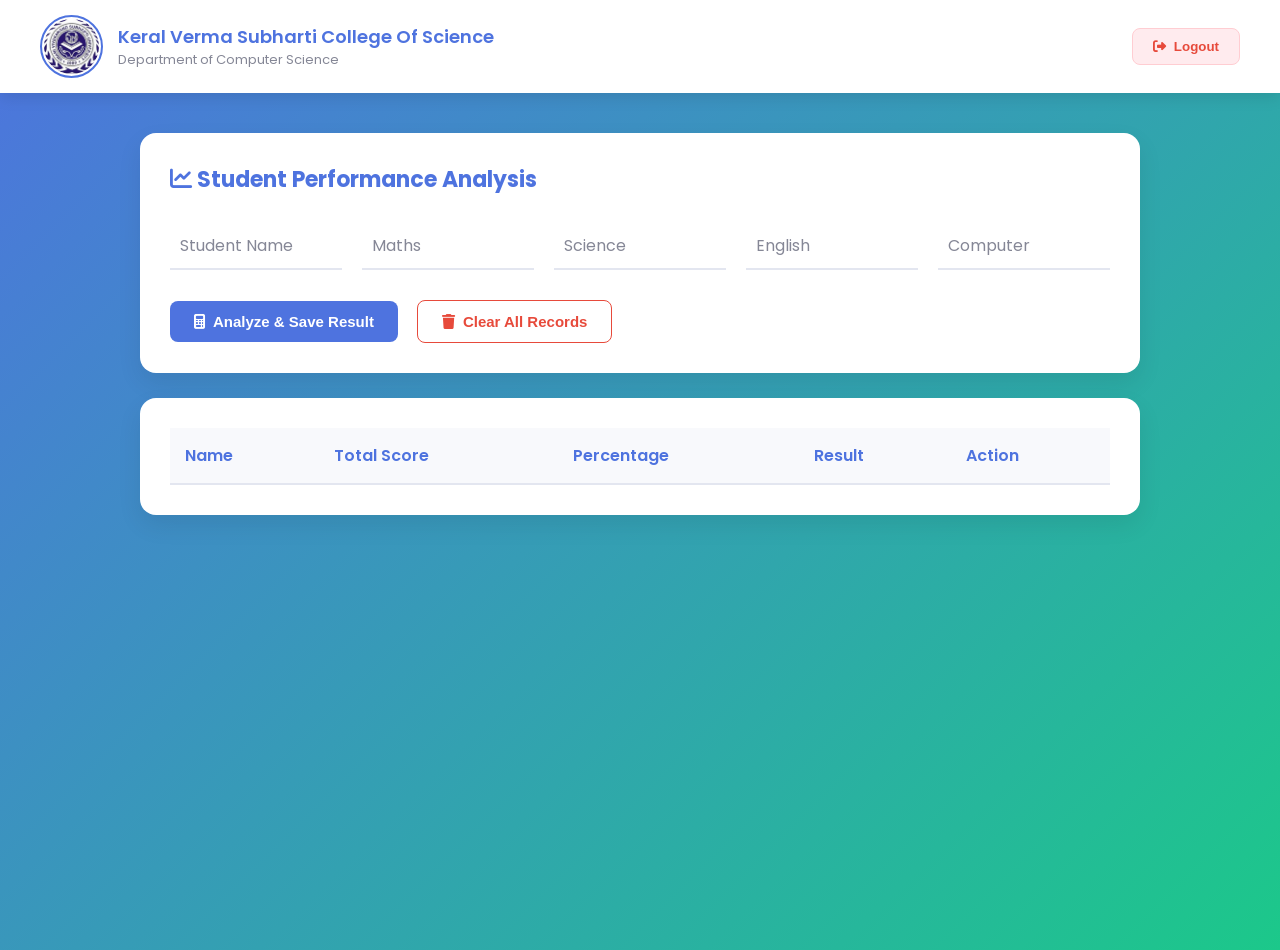
<file: index.html>
<!DOCTYPE html>
<html lang="en">
<head>
    <meta charset="UTF-8">
    <meta name="viewport" content="width=device-width, initial-scale=1.0">
    <title>Teacher Dashboard | Performance Portal</title>
    <link href="https://cdnjs.cloudflare.com/ajax/libs/font-awesome/6.5.0/css/all.min.css" rel="stylesheet">
    <link href="https://fonts.googleapis.com/css2?family=Poppins:wght@300;400;500;600&display=swap" rel="stylesheet">
    
    <style>
        /* Base Styles */
        body {
            margin: 0;
            font-family: 'Poppins', sans-serif;
            color: #333;
        }

        /* Background - Static, beautiful gradient, zero lag */
        .dashboard-bg {
            background: linear-gradient(135deg, #4e73df 0%, #1cc88a 100%);
            min-height: 100vh;
            padding-bottom: 50px;
        }

        /* Top Navigation Bar */
        .top-bar {
            display: flex;
            justify-content: space-between;
            align-items: center;
            padding: 15px 40px;
            background: #ffffff;
            box-shadow: 0 4px 15px rgba(0, 0, 0, 0.1);
            position: sticky;
            top: 0;
            z-index: 100;
        }

        .top-left {
            display: flex;
            align-items: center;
            gap: 15px;
        }

        .top-logo {
            width: 55px;
            border-radius: 50%;
            border: 2px solid #4e73df;
            padding: 2px;
        }

        .top-left h2 { margin: 0; font-size: 18px; color: #4e73df; font-weight: 600; }
        .top-left p { margin: 0; font-size: 13px; color: #858796; }

        /* Logout Button */
        .logout-modern {
            background: #ffebee;
            color: #e74a3b;
            border: 1px solid #ffcdd2;
            padding: 10px 20px;
            border-radius: 8px;
            font-weight: 600;
            cursor: pointer;
            transition: 0.3s ease;
            display: flex;
            align-items: center;
            gap: 8px;
        }

        .logout-modern:hover {
            background: #e74a3b;
            color: #ffffff;
        }

        /* Dashboard Wrapper & Cards */
        .dashboard-wrapper {
            width: 90%;
            max-width: 1000px;
            margin: 40px auto;
            display: flex;
            flex-direction: column;
            gap: 25px;
        }

        .card {
            background: #ffffff;
            padding: 30px;
            border-radius: 16px;
            box-shadow: 0 10px 25px rgba(0, 0, 0, 0.08); /* Soft, elegant shadow */
        }

        .card h2 {
            margin-top: 0;
            font-size: 22px;
            color: #4e73df;
            margin-bottom: 25px;
        }

        /* Form Grid */
        .modern-grid {
            display: grid;
            grid-template-columns: repeat(auto-fit, minmax(160px, 1fr));
            gap: 20px;
            margin-bottom: 30px;
        }

        /* Perfected Floating Inputs */
        .floating-input {
            position: relative;
        }

        .floating-input input {
            width: 100%;
            padding: 12px 10px;
            border: none;
            border-bottom: 2px solid #e3e6f0;
            outline: none;
            font-family: 'Poppins', sans-serif;
            font-size: 15px;
            background: transparent;
            transition: border-color 0.3s ease;
            box-sizing: border-box;
        }

        .floating-input label {
            position: absolute;
            left: 10px;
            top: 12px;
            color: #858796;
            transition: 0.3s ease;
            pointer-events: none;
        }

        .floating-input input:focus, 
        .floating-input input:not(:placeholder-shown) {
            border-bottom: 2px solid #4e73df;
        }

        .floating-input input:focus + label, 
        .floating-input input:not(:placeholder-shown) + label {
            top: -14px;
            font-size: 12px;
            color: #4e73df;
            font-weight: 600;
        }

        /* Action Buttons */
        .primary-btn, .danger-btn {
            padding: 12px 24px;
            border: none;
            border-radius: 8px;
            font-size: 15px;
            font-weight: 600;
            cursor: pointer;
            transition: 0.3s ease;
            display: inline-flex;
            align-items: center;
            gap: 8px;
        }

        .primary-btn {
            background: #4e73df;
            color: white;
            margin-right: 15px;
        }

        .primary-btn:hover {
            background: #2e59d9;
            transform: translateY(-2px);
            box-shadow: 0 5px 15px rgba(78, 115, 223, 0.3);
        }

        .danger-btn {
            background: #ffffff;
            color: #e74a3b;
            border: 1px solid #e74a3b;
        }

        .danger-btn:hover {
            background: #e74a3b;
            color: white;
            transform: translateY(-2px);
        }

        /* Table Design */
        .table-card-modern {
            overflow-x: auto;
        }

        table {
            width: 100%;
            border-collapse: collapse;
        }

        th {
            background: #f8f9fc;
            color: #4e73df;
            padding: 15px;
            text-align: left;
            font-weight: 600;
            border-bottom: 2px solid #e3e6f0;
        }

        td {
            padding: 15px;
            border-bottom: 1px solid #e3e6f0;
            color: #5a5c69;
            vertical-align: middle;
        }

        tr:hover td {
            background: #f8f9fc;
        }

        .delete-btn {
            background: #fee2e2;
            color: #e74a3b;
            border: none;
            padding: 8px 12px;
            border-radius: 6px;
            cursor: pointer;
            transition: 0.2s;
        }

        .delete-btn:hover {
            background: #e74a3b;
            color: white;
        }
    </style>
</head>

<body class="dashboard-bg">

<!-- HEADER -->
<div class="top-bar">
    <div class="top-left">
        <img src="images.jpg" class="top-logo" alt="Logo">
        <div>
            <h2>Keral Verma Subharti College Of Science</h2>
            <p>Department of Computer Science</p>
        </div>
    </div>

    <button class="logout-modern" onclick="logout()">
        <i class="fa fa-sign-out-alt"></i> Logout
    </button>
</div>

<!-- MAIN SECTION -->
<div class="dashboard-wrapper">

    <div class="card form-card">
        <h2><i class="fa fa-chart-line"></i> Student Performance Analysis</h2>

        <div class="modern-grid">
            <div class="floating-input">
                <input id="name" type="text" placeholder=" " required autocomplete="off">
                <label>Student Name</label>
            </div>

            <div class="floating-input">
                <input id="maths" type="number" placeholder=" " required>
                <label>Maths</label>
            </div>

            <div class="floating-input">
                <input id="science" type="number" placeholder=" " required>
                <label>Science</label>
            </div>

            <div class="floating-input">
                <input id="english" type="number" placeholder=" " required>
                <label>English</label>
            </div>

            <div class="floating-input">
                <input id="computer" type="number" placeholder=" " required>
                <label>Computer</label>
            </div>
        </div>

        <button class="primary-btn" onclick="analyze()">
            <i class="fa fa-calculator"></i> Analyze & Save Result
        </button>

        <button class="danger-btn" onclick="clearAll()">
            <i class="fa fa-trash"></i> Clear All Records
        </button>
    </div>

    <!-- TABLE -->
    <div class="card table-card-modern">
        <table>
            <thead>
                <tr>
                    <th>Name</th>
                    <th>Total Score</th>
                    <th>Percentage</th>
                    <th>Result</th>
                    <th>Action</th>
                </tr>
            </thead>
            <tbody id="result">
                <!-- Rows will be injected here by JavaScript -->
            </tbody>
        </table>
    </div>

</div>

<!-- INTEGRATED JAVASCRIPT -->
<script>
    // 1. Check if Teacher is logged in
    window.onload = function() {
        if (!localStorage.getItem("currentTeacher")) {
            // Optional: Redirect to login if not logged in
            // window.location.href = "teacher-login.html";
        }
        displayData();
    };

    // Load existing students from local storage
    let students = JSON.parse(localStorage.getItem("students")) || [];

    function analyze() {
        // Get values from inputs
        let name = document.getElementById("name").value.trim();
        let maths = parseInt(document.getElementById("maths").value);
        let science = parseInt(document.getElementById("science").value);
        let english = parseInt(document.getElementById("english").value);
        let computer = parseInt(document.getElementById("computer").value);

        // Validate inputs
        if (!name || isNaN(maths) || isNaN(science) || isNaN(english) || isNaN(computer)) {
            alert("Please enter the student's name and valid numbers for all subjects.");
            return;
        }

        // Calculate Total and Percentage
        let totalMarks = maths + science + english + computer;
        let percentage = (totalMarks / 400) * 100;

        // Determine Pass or Fail (33% passing criteria)
        let resultStatus = percentage >= 33 ? "Pass" : "Fail";

        // Create student object
        let studentData = {
            name: name,
            maths: maths,
            science: science,
            english: english,
            computer: computer,
            total: totalMarks,
            percentage: percentage.toFixed(2),
            result: resultStatus
        };

        // Check if student already exists. Update if yes, add if no.
        let existingIndex = students.findIndex(s => s.name.toLowerCase() === name.toLowerCase());
        if (existingIndex >= 0) {
            students[existingIndex] = studentData;
        } else {
            students.push(studentData);
        }

        // Save and refresh
        localStorage.setItem("students", JSON.stringify(students));
        displayData();

        // Clear input fields
        document.getElementById("name").value = "";
        document.getElementById("maths").value = "";
        document.getElementById("science").value = "";
        document.getElementById("english").value = "";
        document.getElementById("computer").value = "";
    }

    function displayData() {
        let tableBody = document.getElementById("result");
        tableBody.innerHTML = ""; 

        students.forEach((student, index) => {
            // Color code the result
            let statusColor = student.result === "Pass" ? "#1cc88a" : "#e74a3b";
            let statusIcon = student.result === "Pass" ? "fa-check-circle" : "fa-times-circle";
            
            let row = `
                <tr>
                    <td style="font-weight: 600; color: #4e73df;">${student.name}</td>
                    <td><strong style="color: #333;">${student.total}</strong> / 400</td>
                    <td>${student.percentage}%</td>
                    <td style="color: ${statusColor}; font-weight: bold;">
                        <i class="fa ${statusIcon}"></i> ${student.result}
                    </td>
                    <td>
                        <button class="delete-btn" onclick="deleteRow(${index})" title="Delete Student">
                            <i class="fa fa-trash"></i>
                        </button>
                    </td>
                </tr>
            `;
            tableBody.innerHTML += row;
        });
    }

    function deleteRow(index) {
        if(confirm("Are you sure you want to delete this student's record?")) {
            students.splice(index, 1);
            localStorage.setItem("students", JSON.stringify(students));
            displayData();
        }
    }

    function clearAll() {
        if(confirm("DANGER: Are you sure you want to clear ALL student records? This cannot be undone.")) {
            localStorage.removeItem("students");
            students = [];
            displayData();
        }
    }

    function logout() {
        localStorage.removeItem("currentTeacher");
        window.location.href = "teacher-login.html";
    }
</script>

</body>
</html>
</file>
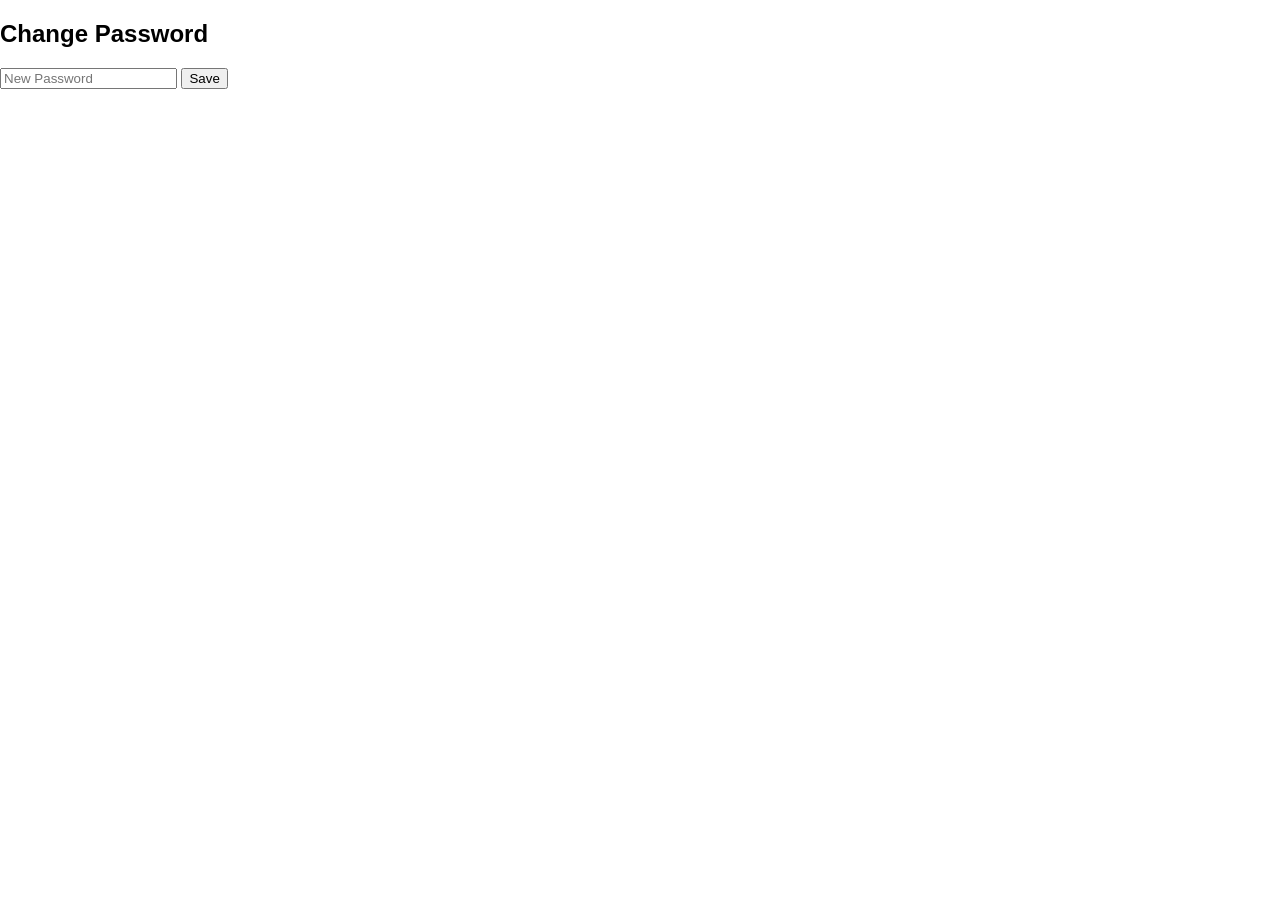
<file: change-password.html>
<!DOCTYPE html>
<html>
<head>
<title>Change Password</title>
<link rel="stylesheet" href="style.css">
</head>
<body>

<div class="login-box">
<h2>Change Password</h2>
<input id="newp" type="password" placeholder="New Password">
<button onclick="save()">Save</button>
</div>

<script>
function save(){
localStorage.setItem("teacherPass",newp.value);
alert("Password Changed");
window.location="login.html";
}
</script>

</body>
</html>
</file>
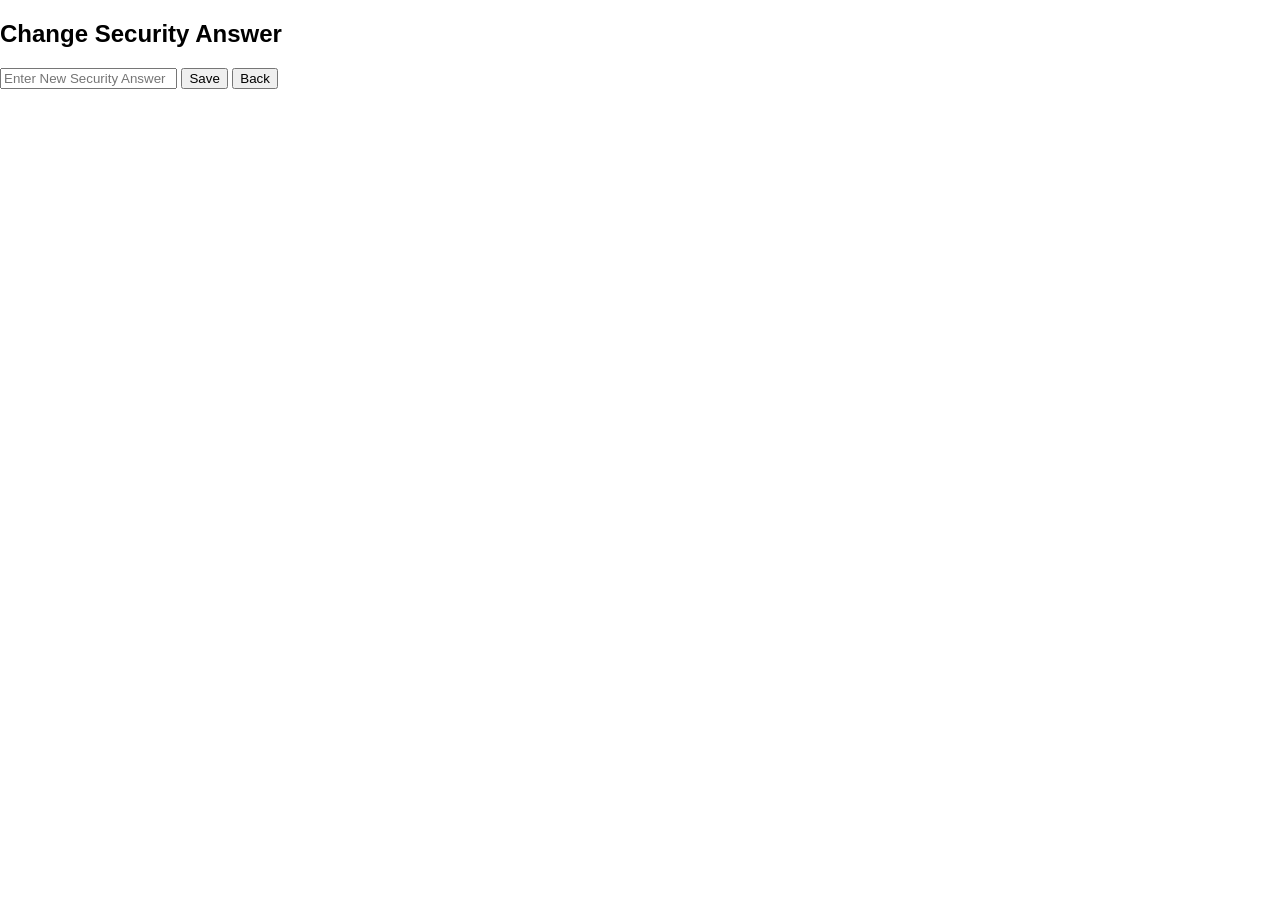
<file: change-security.html>
<!DOCTYPE html>
<html>
<head>
    <title>Change Security Answer</title>
    <link rel="stylesheet" href="style.css">
</head>
<body>

<div class="login-box">
    <h2>Change Security Answer</h2>

    <input type="text" id="newAns" placeholder="Enter New Security Answer">
    <button onclick="saveAns()">Save</button>
    <button onclick="back()">Back</button>
</div>

<script>
function saveAns(){
    if(newAns.value===""){
        alert("Enter Security Answer");
        return;
    }
    localStorage.setItem("securityAnswer", newAns.value);
    alert("Security Answer Saved");
    window.location="login.html";
}
function back(){
    window.location="login.html";
}
</script>

</body>
</html>
</file>
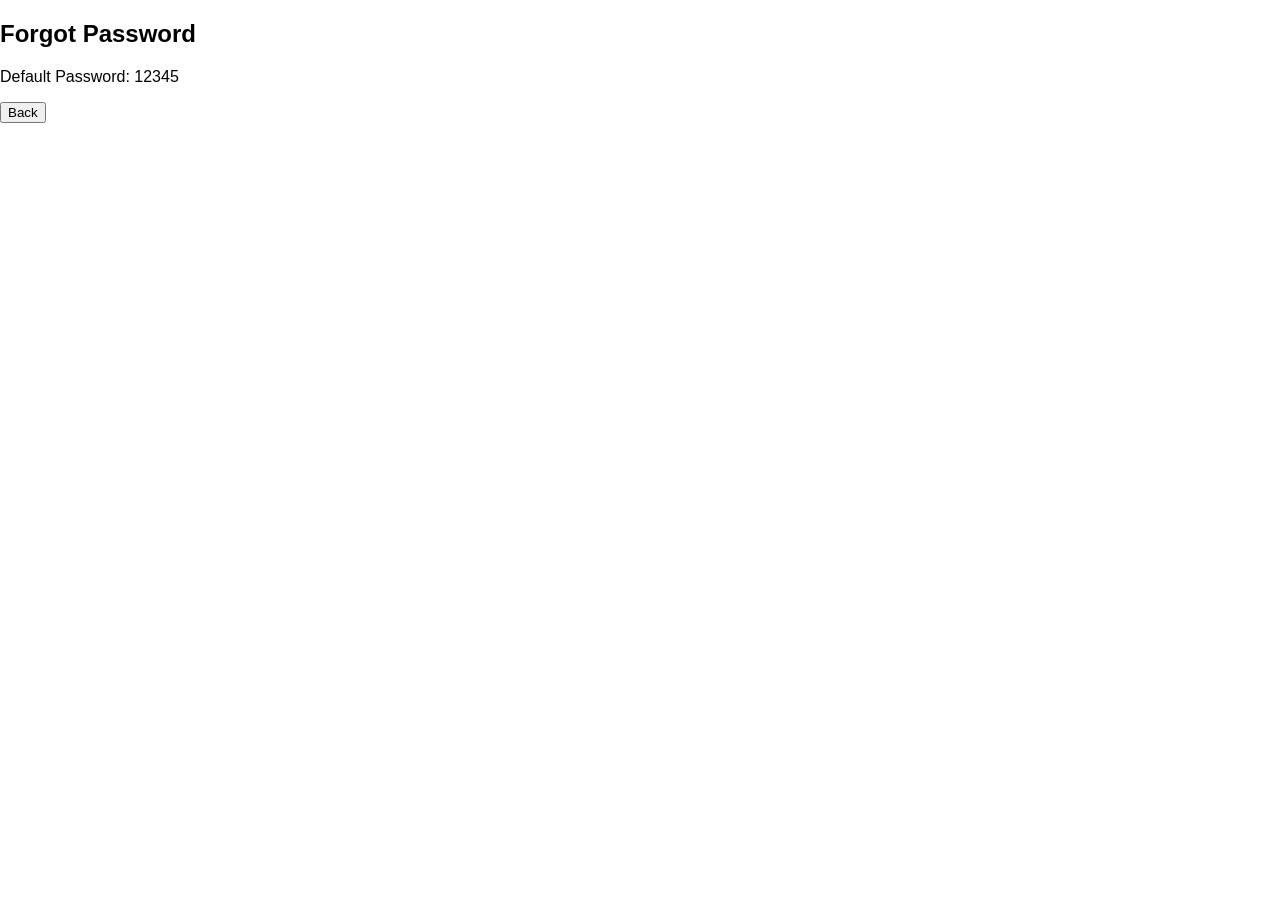
<file: forget-password.html>
<!DOCTYPE html>
<html>
<head>
<title>Forgot Password</title>
<link rel="stylesheet" href="style.css">
</head>
<body>

<div class="login-box">
<h2>Forgot Password</h2>
<p>Default Password: 12345</p>
<button onclick="back()">Back</button>
</div>

<script>
function back(){ window.location="login.html"; }
</script>

</body>
</html>
</file>
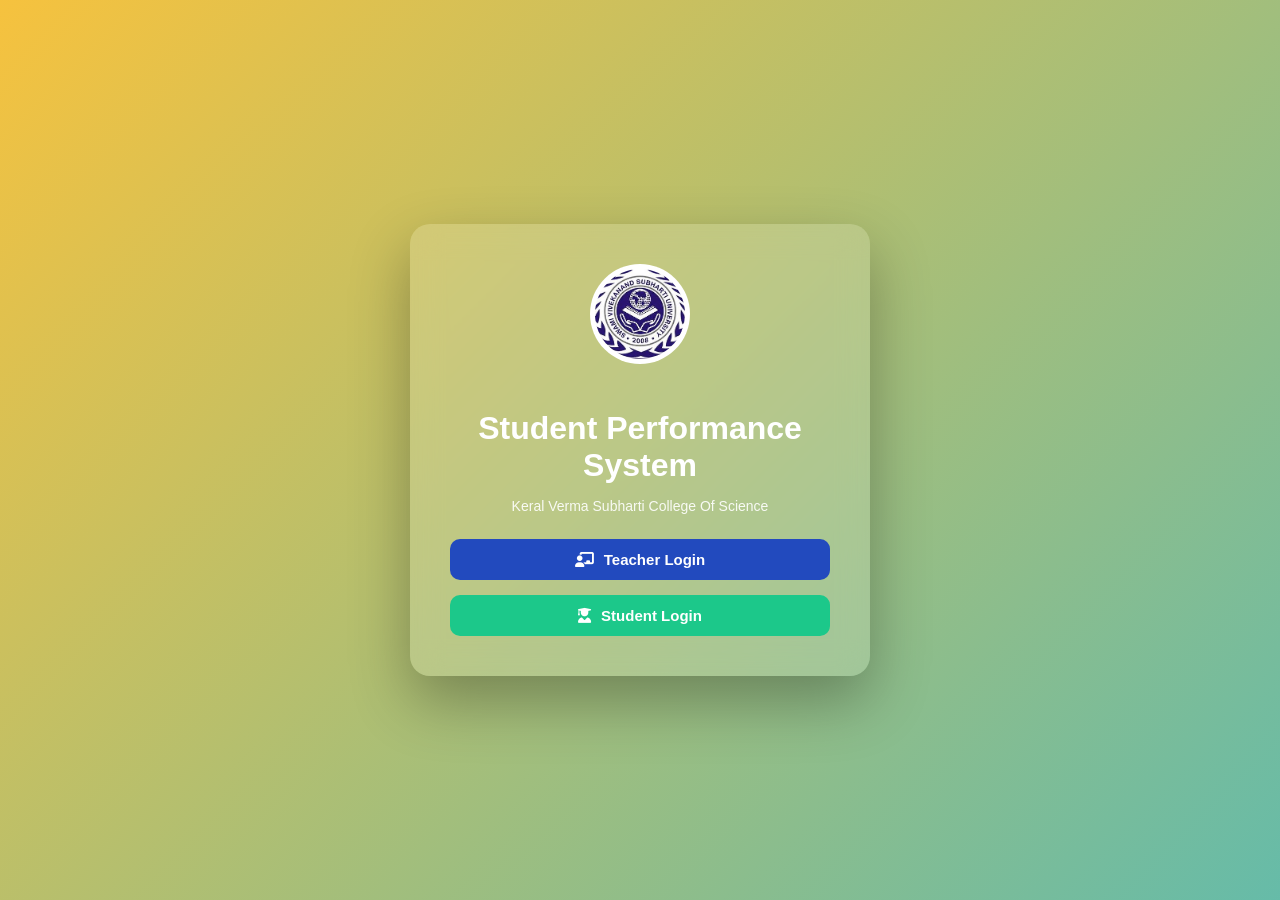
<file: login.html>
<!DOCTYPE html>
<html lang="en">
<head>
    <meta charset="UTF-8">
    <meta name="viewport" content="width=device-width, initial-scale=1.0">
    <title>Student Performance System</title>
    <link rel="stylesheet" href="style.css">
    <!-- Font Awesome for Icons -->
    <link href="https://cdnjs.cloudflare.com/ajax/libs/font-awesome/6.5.0/css/all.min.css" rel="stylesheet">
</head>

<body class="landing-bg">

    <div class="landing-container">
        <div class="landing-card">
            <!-- Ensure this path is correct relative to your HTML file -->
            <img src="images.jpg" alt="College Logo" class="landing-logo">

            <h1>Student Performance System</h1>
            <p>Keral Verma Subharti College Of Science</p>

            <div class="login-options">
                <!-- Teacher Button -->
                <button class="role-btn teacher-btn" onclick="location.href='teacher-login.html'">
                    <i class="fas fa-chalkboard-teacher"></i> Teacher Login
                </button>

                <!-- Student Button (Fixed the syntax error here) -->
                <button class="role-btn student-btn" onclick="location.href='student-login.html'">
                    <i class="fas fa-user-graduate"></i> Student Login
                </button>
            </div>
        </div>
    </div>

</body>
</html>
</file>
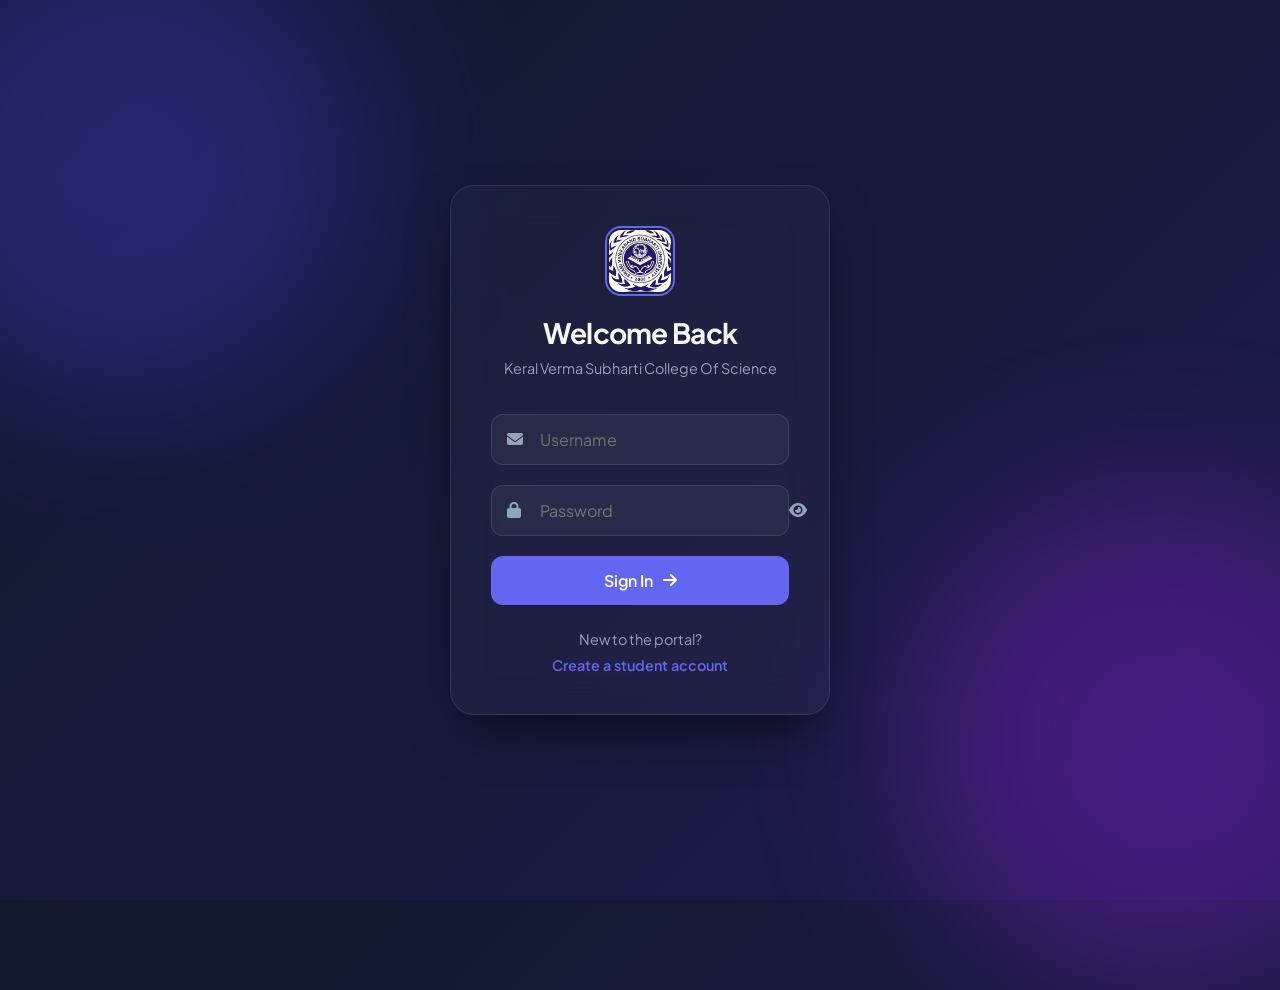
<file: student-dashboard.html>
<!DOCTYPE html>
<html lang="en">
<head>
    <meta charset="UTF-8">
    <meta name="viewport" content="width=device-width, initial-scale=1.0">
    <title>Student Dashboard | Performance Portal</title>
    <link rel="stylesheet" href="style.css">
    <link href="https://cdnjs.cloudflare.com/ajax/libs/font-awesome/6.5.0/css/all.min.css" rel="stylesheet">
    <link href="https://fonts.googleapis.com/css2?family=Plus+Jakarta+Sans:wght@400;500;600;700&display=swap" rel="stylesheet">
    
    <style>
        /* Modern Pro Dashboard Styles - Zero Lag */
        body {
            background-color: #F3F4F6;
            font-family: 'Plus Jakarta Sans', sans-serif;
            margin: 0;
            color: #1F2937;
            /* FIX: Overrides the hidden overflow from your style.css */
            overflow-y: auto !important; 
            overflow-x: hidden;
            min-height: 100vh;
        }

        .top-nav {
            background: #ffffff;
            border-bottom: 1px solid #E5E7EB;
            padding: 15px 40px;
            display: flex;
            justify-content: space-between;
            align-items: center;
            box-shadow: 0 2px 4px rgba(0,0,0,0.02);
            position: sticky;
            top: 0;
            z-index: 100;
        }

        .nav-brand {
            display: flex;
            align-items: center;
            gap: 15px;
        }

        .nav-brand img {
            width: 45px;
            height: 45px;
            border-radius: 10px;
            object-fit: cover;
        }

        .nav-brand h2 { margin: 0; font-size: 18px; color: #111827; }
        .nav-brand p { margin: 0; font-size: 13px; color: #6B7280; }

        .btn-danger {
            background: #FEE2E2;
            color: #EF4444;
            border: none;
            padding: 10px 18px;
            border-radius: 8px;
            font-weight: 600;
            cursor: pointer;
            transition: 0.2s;
        }

        .btn-danger:hover { background: #FECACA; color: #DC2626; }

        .dashboard-container {
            max-width: 1200px;
            margin: 40px auto;
            padding: 0 20px;
            display: grid;
            grid-template-columns: 2.5fr 1fr; /* Split layout */
            gap: 25px;
            padding-bottom: 60px; /* Added padding to the bottom so nothing gets cut off */
        }

        .welcome-header {
            grid-column: 1 / -1;
            display: flex;
            justify-content: space-between;
            align-items: flex-end;
            margin-bottom: 10px;
        }

        .welcome-header h1 { margin: 0; font-size: 28px; color: #111827; }
        .welcome-header p { margin: 5px 0 0 0; color: #6B7280; font-size: 15px; }

        .btn-print {
            background: #4F46E5;
            color: white;
            border: none;
            padding: 10px 20px;
            border-radius: 8px;
            font-weight: 600;
            cursor: pointer;
            display: flex;
            align-items: center;
            gap: 8px;
            transition: 0.2s;
        }

        .btn-print:hover { background: #4338CA; }

        /* Stats Grid */
        .score-grid {
            display: grid;
            grid-template-columns: repeat(4, 1fr);
            gap: 15px;
            margin-bottom: 25px;
        }

        .stat-card {
            background: #ffffff;
            padding: 20px;
            border-radius: 16px;
            border: 1px solid #E5E7EB;
            box-shadow: 0 4px 6px -1px rgba(0,0,0,0.05);
            display: flex;
            flex-direction: column;
            gap: 8px;
        }

        .stat-card .icon-wrapper {
            width: 40px;
            height: 40px;
            border-radius: 10px;
            display: flex;
            align-items: center;
            justify-content: center;
            font-size: 18px;
            margin-bottom: 5px;
        }

        .icon-blue { background: #E0E7FF; color: #4F46E5; }
        .icon-green { background: #DCFCE7; color: #10B981; }
        .icon-purple { background: #FAE8FF; color: #C026D3; }
        .icon-orange { background: #FFEDD5; color: #F97316; }

        .stat-card h4 { margin: 0; color: #6B7280; font-size: 13px; text-transform: uppercase; letter-spacing: 0.5px;}
        .stat-card .value { margin: 0; font-size: 24px; font-weight: 700; color: #111827; }

        /* Panels */
        .panel {
            background: #ffffff;
            border-radius: 16px;
            border: 1px solid #E5E7EB;
            box-shadow: 0 4px 6px -1px rgba(0,0,0,0.05);
            overflow: hidden;
        }

        .panel-header {
            padding: 20px;
            border-bottom: 1px solid #E5E7EB;
            font-weight: 600;
            font-size: 16px;
            display: flex;
            align-items: center;
            gap: 10px;
            background: #F9FAFB;
        }

        /* Table & Progress Bars */
        table { width: 100%; border-collapse: collapse; }
        th { text-align: left; padding: 15px 20px; color: #6B7280; font-size: 13px; text-transform: uppercase; background: #ffffff; border-bottom: 2px solid #E5E7EB;}
        td { padding: 15px 20px; border-bottom: 1px solid #E5E7EB; font-weight: 500; }
        tr:last-child td { border-bottom: none; }

        .progress-track {
            width: 100%;
            height: 8px;
            background: #E5E7EB;
            border-radius: 4px;
            overflow: hidden;
            margin-top: 8px;
        }

        .progress-fill {
            height: 100%;
            border-radius: 4px;
            transition: width 1s ease-in-out;
        }

        /* Notice Board */
        .notice-list {
            padding: 20px;
            display: flex;
            flex-direction: column;
            gap: 15px;
        }

        .notice-item {
            padding: 15px;
            border-radius: 10px;
            background: #F8FAFC;
            border-left: 4px solid #4F46E5;
        }

        .notice-item h5 { margin: 0 0 5px 0; font-size: 14px; color: #111827; }
        .notice-item p { margin: 0; font-size: 13px; color: #6B7280; }
        .notice-item span { display: block; margin-top: 8px; font-size: 11px; color: #9CA3AF; }

        /* Empty State */
        .empty-state {
            grid-column: 1 / -1;
            text-align: center;
            padding: 80px 20px;
            background: white;
            border-radius: 16px;
            border: 1px solid #E5E7EB;
        }
        .empty-state i { font-size: 50px; color: #D1D5DB; margin-bottom: 15px; }
        .empty-state h3 { margin: 0 0 10px 0; color: #111827; }
        .empty-state p { margin: 0; color: #6B7280; }

        /* Print Media Query */
        @media print {
            body { background: white; }
            .top-nav, .btn-print, .notice-panel { display: none !important; }
            .dashboard-container { grid-template-columns: 1fr; margin: 0; padding: 0; }
            .panel { box-shadow: none; border: 1px solid #000; }
        }

        /* Responsive */
        @media (max-width: 900px) {
            .dashboard-container { grid-template-columns: 1fr; }
            .score-grid { grid-template-columns: repeat(2, 1fr); }
            .welcome-header { flex-direction: column; align-items: flex-start; gap: 15px; }
        }
    </style>
</head>
<body>

    <!-- TOP NAV -->
    <nav class="top-nav">
        <div class="nav-brand">
            <img src="images.jpg" alt="Logo">
            <div>
                <h2>Student Portal</h2>
                <p>Keral Verma Subharti College Of Science</p>
            </div>
        </div>
        <button class="btn-danger" onclick="logout()">
            <i class="fa fa-sign-out-alt"></i> Sign Out
        </button>
    </nav>

    <!-- MAIN CONTAINER -->
    <div class="dashboard-container">

        <div class="welcome-header">
            <div>
                <h1 id="welcome-message">Welcome back, Student!</h1>
                <p>Here is your detailed academic performance report.</p>
            </div>
            <!-- Download Button -->
            <button class="btn-print" id="print-btn" style="display: none;" onclick="window.print()">
                <i class="fa fa-print"></i> Print Report
            </button>
        </div>

        <!-- PANEL FOR NO RESULTS -->
        <div id="no-data-container" class="empty-state">
            <i class="fa fa-folder-open"></i>
            <h3>No Results Found</h3>
            <p>Your faculty has not uploaded any performance data for your account yet.</p>
        </div>

        <!-- MAIN DATA AREA (Hidden by default until data is found) -->
        <div id="result-container" style="display: none; display: contents;">
            
            <div class="main-content">
                <!-- QUICK STATS -->
                <div class="score-grid">
                    <div class="stat-card">
                        <div class="icon-wrapper icon-blue"><i class="fa fa-bullseye"></i></div>
                        <h4>Total Marks</h4>
                        <p class="value" id="disp-total">0/400</p>
                    </div>
                    <div class="stat-card">
                        <div class="icon-wrapper icon-purple"><i class="fa fa-percent"></i></div>
                        <h4>Percentage</h4>
                        <p class="value" id="disp-percent">0%</p>
                    </div>
                    <div class="stat-card">
                        <div class="icon-wrapper icon-orange"><i class="fa fa-award"></i></div>
                        <h4>Letter Grade</h4>
                        <p class="value" id="disp-grade">-</p>
                    </div>
                    <div class="stat-card">
                        <div class="icon-wrapper icon-green" id="status-icon"><i class="fa fa-check-circle"></i></div>
                        <h4>Status</h4>
                        <p class="value" id="disp-status" style="color: #10B981;">Pass</p>
                    </div>
                </div>

                <!-- SUBJECT BREAKDOWN -->
                <div class="panel">
                    <div class="panel-header">
                        <i class="fa fa-book-open" style="color: #4F46E5;"></i> Subject Analysis
                    </div>
                    <table>
                        <thead>
                            <tr>
                                <th>Subject</th>
                                <th>Marks Obtained</th>
                                <th>Performance Indicator</th>
                            </tr>
                        </thead>
                        <tbody>
                            <tr>
                                <td><i class="fa fa-calculator text-muted"></i> Mathematics</td>
                                <td><strong id="disp-maths">0</strong> / 100</td>
                                <td>
                                    <div class="progress-track">
                                        <div class="progress-fill" id="bar-maths" style="background: #3B82F6; width: 0%;"></div>
                                    </div>
                                </td>
                            </tr>
                            <tr>
                                <td><i class="fa fa-flask text-muted"></i> Science</td>
                                <td><strong id="disp-science">0</strong> / 100</td>
                                <td>
                                    <div class="progress-track">
                                        <div class="progress-fill" id="bar-science" style="background: #10B981; width: 0%;"></div>
                                    </div>
                                </td>
                            </tr>
                            <tr>
                                <td><i class="fa fa-spell-check text-muted"></i> English</td>
                                <td><strong id="disp-english">0</strong> / 100</td>
                                <td>
                                    <div class="progress-track">
                                        <div class="progress-fill" id="bar-english" style="background: #F59E0B; width: 0%;"></div>
                                    </div>
                                </td>
                            </tr>
                            <tr>
                                <td><i class="fa fa-laptop-code text-muted"></i> Computer Science</td>
                                <td><strong id="disp-computer">0</strong> / 100</td>
                                <td>
                                    <div class="progress-track">
                                        <div class="progress-fill" id="bar-computer" style="background: #8B5CF6; width: 0%;"></div>
                                    </div>
                                </td>
                            </tr>
                        </tbody>
                    </table>
                </div>
            </div>

            <!-- SIDEBAR / NOTICES -->
            <div class="notice-panel">
                <div class="panel">
                    <div class="panel-header">
                        <i class="fa fa-bell" style="color: #F59E0B;"></i> Academic Notices
                    </div>
                    <div class="notice-list">
                        <div class="notice-item">
                            <h5>Report Cards Published</h5>
                            <p>Final semester results have been updated. Please verify your marks.</p>
                            <span>Today</span>
                        </div>
                        <div class="notice-item" style="border-left-color: #10B981;">
                            <h5>Upcoming Holidays</h5>
                            <p>The college will remain closed next Monday for public holidays.</p>
                            <span>2 days ago</span>
                        </div>
                    </div>
                </div>
            </div>

        </div> <!-- End of Result Container -->

    </div>

    <script>
        // 1. Security check - redirect if not logged in
        const currentStudent = localStorage.getItem("currentStudent");
        if (!currentStudent) {
            window.location.href = "student-login.html";
        }

        // 2. Personalize the welcome message
        document.getElementById("welcome-message").innerText = `Welcome back, ${currentStudent}!`;

        // 3. Fetch data from Teacher's database key
        const allRecords = JSON.parse(localStorage.getItem("students")) || [];
        const studentData = allRecords.find(r => r.name.toLowerCase() === currentStudent.toLowerCase());

        const resultContainer = document.getElementById("result-container");
        const noDataContainer = document.getElementById("no-data-container");
        const printBtn = document.getElementById("print-btn");

        if (studentData) {
            // Show the UI
            resultContainer.style.display = "contents"; // keeps grid layout intact
            noDataContainer.style.display = "none";
            printBtn.style.display = "flex";

            // Parse subject marks
            const m = parseInt(studentData.maths) || 0;
            const s = parseInt(studentData.science) || 0;
            const e = parseInt(studentData.english) || 0;
            const c = parseInt(studentData.computer) || 0;

            // Update Text Values
            document.getElementById("disp-maths").innerText = m;
            document.getElementById("disp-science").innerText = s;
            document.getElementById("disp-english").innerText = e;
            document.getElementById("disp-computer").innerText = c;

            // Animate Progress Bars (Width percentage equals the mark out of 100)
            setTimeout(() => {
                document.getElementById("bar-maths").style.width = m + "%";
                document.getElementById("bar-science").style.width = s + "%";
                document.getElementById("bar-english").style.width = e + "%";
                document.getElementById("bar-computer").style.width = c + "%";
            }, 300); // Small delay to allow CSS transition to trigger

            // Calculate Totals
            const total = m + s + e + c;
            const percentage = (total / 400) * 100;
            
            // Calculate Letter Grade
            let grade = "F";
            if(percentage >= 90) grade = "A+";
            else if(percentage >= 80) grade = "A";
            else if(percentage >= 70) grade = "B";
            else if(percentage >= 60) grade = "C";
            else if(percentage >= 50) grade = "D";

            const status = percentage >= 33 ? "Pass" : "Fail";

            // Update Stat Cards
            document.getElementById("disp-total").innerText = `${total} / 400`;
            document.getElementById("disp-percent").innerText = `${percentage.toFixed(1)}%`;
            document.getElementById("disp-grade").innerText = grade;
            
            const statusEl = document.getElementById("disp-status");
            const statusIconEl = document.getElementById("status-icon");

            statusEl.innerText = status;
            
            // Color code the Pass/Fail status
            if (status === "Pass") {
                statusEl.style.color = "#10B981"; // Green
                statusIconEl.className = "icon-wrapper icon-green";
                statusIconEl.innerHTML = '<i class="fa fa-check-circle"></i>';
            } else {
                statusEl.style.color = "#EF4444"; // Red
                statusIconEl.className = "icon-wrapper icon-red";
                statusIconEl.style.background = "#FEE2E2";
                statusIconEl.style.color = "#EF4444";
                statusIconEl.innerHTML = '<i class="fa fa-times-circle"></i>';
            }

        } else {
            // No Data
            resultContainer.style.display = "none";
            noDataContainer.style.display = "block";
            printBtn.style.display = "none";
        }

        // 5. Logout Function
        function logout() {
            localStorage.removeItem("currentStudent");
            window.location.href = "student-login.html";
        }
    </script>

</body>
</html>
</file>
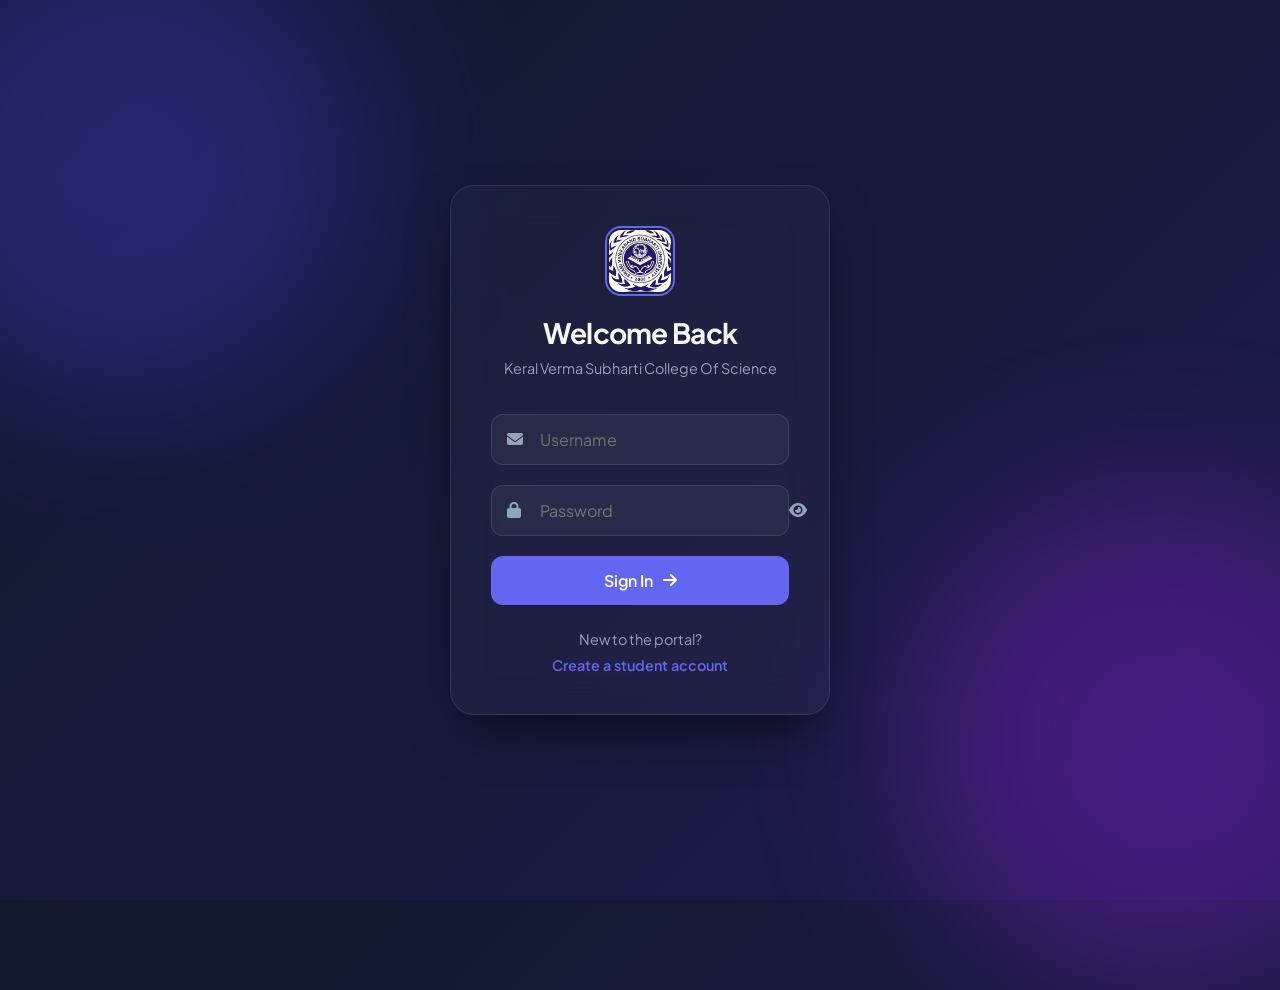
<file: student-login.html>
<!DOCTYPE html>
<html lang="en">
<head>
    <meta charset="UTF-8">
    <meta name="viewport" content="width=device-width, initial-scale=1.0">
    <title>Student Portal | Login</title>
    <link href="https://cdnjs.cloudflare.com/ajax/libs/font-awesome/6.5.0/css/all.min.css" rel="stylesheet">
    <link href="https://fonts.googleapis.com/css2?family=Plus+Jakarta+Sans:wght@300;400;600;700&display=swap" rel="stylesheet">
    
    <style>
        :root {
            --primary: #6366f1;
            --primary-hover: #4f46e5;
            --bg-gradient: linear-gradient(135deg, #0f172a 0%, #1e1b4b 100%);
            --glass: rgba(255, 255, 255, 0.03);
            --glass-border: rgba(255, 255, 255, 0.1);
            --text-main: #f8fafc;
            --text-dim: #94a3b8;
        }

        * {
            margin: 0;
            padding: 0;
            box-sizing: border-box;
            font-family: 'Plus Jakarta Sans', sans-serif;
        }

        body {
            background: var(--bg-gradient);
            min-height: 100vh;
            display: flex;
            align-items: center;
            justify-content: center;
            overflow: hidden;
            color: var(--text-main);
        }

        /* Animated Ambient Background */
        .orb {
            position: absolute;
            width: 500px;
            height: 500px;
            border-radius: 50%;
            filter: blur(80px);
            z-index: -1;
            opacity: 0.4;
            animation: move 20s infinite alternate;
        }

        .orb-1 { background: #4338ca; top: -10%; left: -10%; }
        .orb-2 { background: #7e22ce; bottom: -10%; right: -10%; animation-delay: -5s; }

        @keyframes move {
            from { transform: translate(0, 0); }
            to { transform: translate(100px, 50px); }
        }

        .login-container {
            width: 100%;
            max-width: 420px;
            padding: 20px;
        }

        .login-card {
            background: var(--glass);
            backdrop-filter: blur(20px);
            -webkit-backdrop-filter: blur(20px);
            border: 1px solid var(--glass-border);
            border-radius: 24px;
            padding: 40px;
            box-shadow: 0 25px 50px -12px rgba(0, 0, 0, 0.5);
            animation: fadeIn 0.8s cubic-bezier(0.16, 1, 0.3, 1);
        }

        @keyframes fadeIn {
            from { opacity: 0; transform: translateY(20px); }
            to { opacity: 1; transform: translateY(0); }
        }

        .login-header {
            text-align: center;
            margin-bottom: 35px;
        }

        .login-logo {
            width: 70px;
            height: 70px;
            border-radius: 16px;
            margin-bottom: 15px;
            object-fit: cover;
            border: 2px solid var(--primary);
            padding: 2px;
        }

        .login-header h2 {
            font-size: 1.75rem;
            font-weight: 700;
            letter-spacing: -0.025em;
            margin-bottom: 8px;
        }

        .login-header p {
            color: var(--text-dim);
            font-size: 0.9rem;
            line-height: 1.4;
        }

        .input-group {
            margin-bottom: 20px;
            position: relative;
        }

        .input-group i {
            position: absolute;
            left: 16px;
            top: 50%;
            transform: translateY(-50%);
            color: var(--text-dim);
            transition: 0.3s;
        }

        .input-group input {
            width: 100%;
            padding: 14px 16px 14px 48px;
            background: rgba(255, 255, 255, 0.05);
            border: 1px solid var(--glass-border);
            border-radius: 12px;
            color: white;
            font-size: 1rem;
            transition: all 0.3s;
        }

        .input-group input:focus {
            outline: none;
            border-color: var(--primary);
            background: rgba(255, 255, 255, 0.08);
            box-shadow: 0 0 0 4px rgba(99, 102, 241, 0.2);
        }

        .input-group input:focus + i {
            color: var(--primary);
        }

        .toggle-pass {
            position: absolute;
            right: 16px;
            top: 50%;
            transform: translateY(-50%);
            cursor: pointer;
            color: var(--text-dim);
        }

        .login-btn {
            width: 100%;
            padding: 14px;
            background: var(--primary);
            color: white;
            border: none;
            border-radius: 12px;
            font-size: 1rem;
            font-weight: 600;
            cursor: pointer;
            transition: all 0.3s;
            margin-top: 10px;
            display: flex;
            align-items: center;
            justify-content: center;
            gap: 10px;
        }

        .login-btn:hover {
            background: var(--primary-hover);
            transform: translateY(-2px);
            box-shadow: 0 10px 15px -3px rgba(99, 102, 241, 0.4);
        }

        .login-btn:active {
            transform: translateY(0);
        }

        .bottom-links {
            margin-top: 25px;
            text-align: center;
            font-size: 0.9rem;
        }

        .bottom-links p {
            color: var(--text-dim);
            margin-bottom: 8px;
        }

        .bottom-links a {
            color: var(--primary);
            text-decoration: none;
            font-weight: 600;
            transition: 0.3s;
        }

        .bottom-links a:hover {
            text-decoration: underline;
        }
    </style>
</head>

<body>

    <div class="orb orb-1"></div>
    <div class="orb orb-2"></div>

    <div class="login-container">
        <div class="login-card">
            <header class="login-header">
                <img src="images.jpg" class="login-logo" alt="Logo">
                <h2>Welcome Back</h2>
                <p>Keral Verma Subharti College Of Science</p>
            </header>

            <div class="input-group">
                <i class="fa fa-envelope"></i>
                <input type="text" id="username" placeholder="Username" autocomplete="off">
            </div>

            <div class="input-group">
                <i class="fa fa-lock"></i>
                <input type="password" id="password" placeholder="Password">
                <span class="toggle-pass" onclick="togglePassword()">
                    <i class="fa fa-eye" id="eye"></i>
                </span>
            </div>

            <button class="login-btn" onclick="login()">
                Sign In <i class="fa-solid fa-arrow-right"></i>
            </button>

            <div class="bottom-links">
                <p>New to the portal?</p>
                <a href="student-register.html">Create a student account</a>
            </div>
        </div>
    </div>

    <script>
        function togglePassword(){
            const pass = document.getElementById("password");
            const eye = document.getElementById("eye");
            const isPass = pass.type === "password";
            
            pass.type = isPass ? "text" : "password";
            eye.className = isPass ? "fa fa-eye-slash" : "fa fa-eye";
        }

        function login(){
            const userVal = document.getElementById("username").value.trim();
            const passVal = document.getElementById("password").value;

            if(!userVal || !passVal) {
                alert("Please fill in all fields.");
                return;
            }

            const studentAccounts = JSON.parse(localStorage.getItem("studentAccounts")) || [];
            
            // Fixed: Added .toLowerCase() to make the username check case-insensitive
            const found = studentAccounts.find(s => 
                s.username.toLowerCase() === userVal.toLowerCase() && 
                s.password === passVal
            );

            if(found){
                // Fixed: Saves the exact casing the user registered with
                localStorage.setItem("currentStudent", found.username);
                window.location.href = "student-dashboard.html";
            } else {
                alert("Invalid credentials. Please check your username and password.");
            }
        }
    </script>
</body>
</html>
</file>
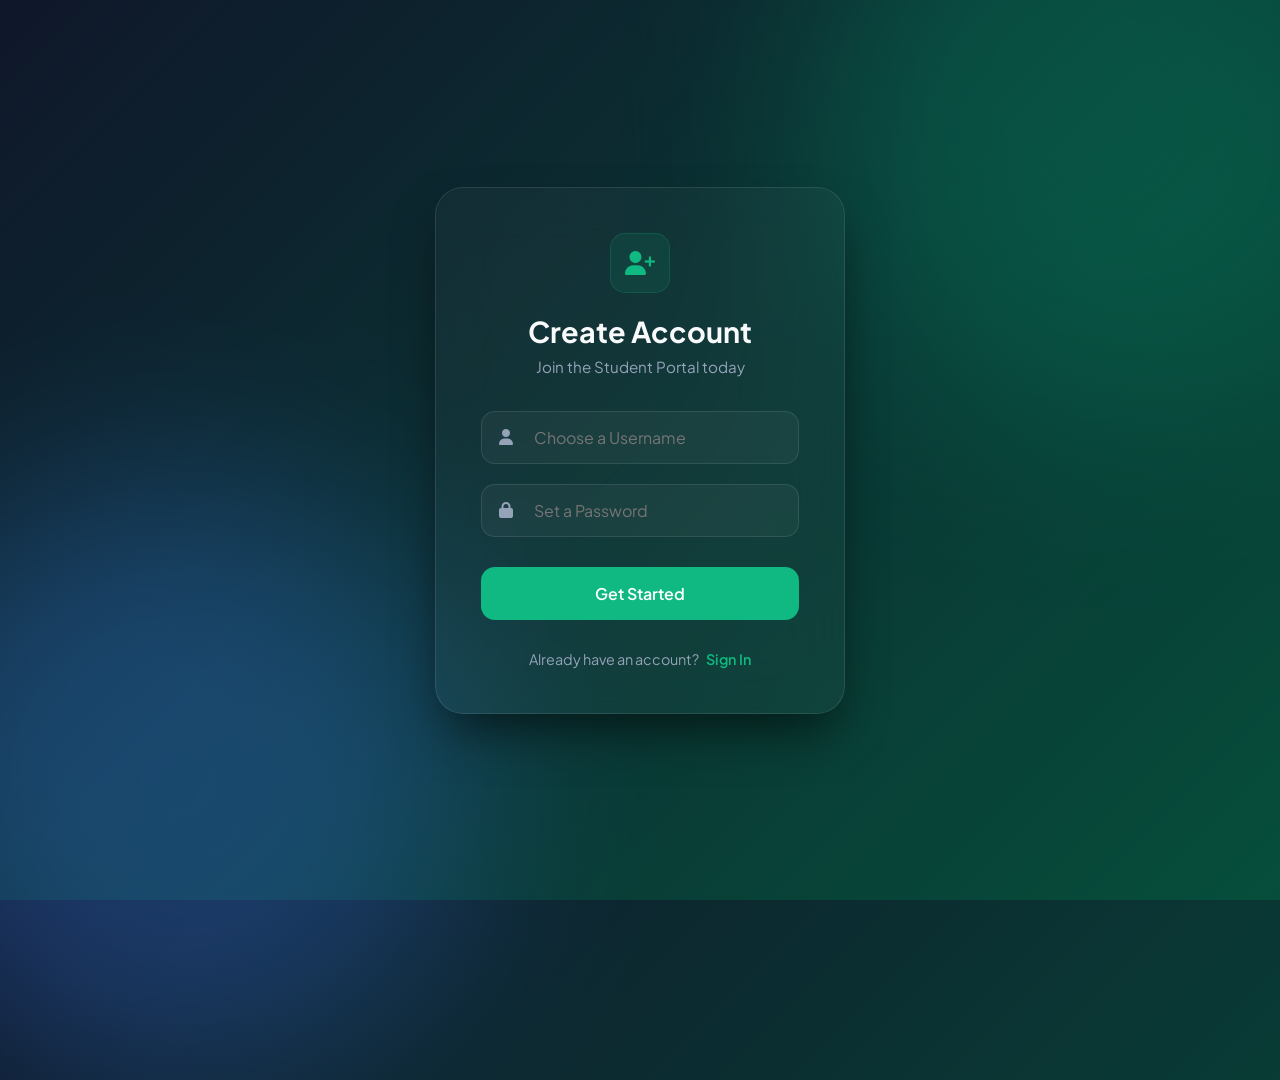
<file: student-register.html>
<!DOCTYPE html>
<html lang="en">
<head>
    <meta charset="UTF-8">
    <meta name="viewport" content="width=device-width, initial-scale=1.0">
    <title>Student Portal | Create Account</title>
    <link href="https://cdnjs.cloudflare.com/ajax/libs/font-awesome/6.5.0/css/all.min.css" rel="stylesheet">
    <link href="https://fonts.googleapis.com/css2?family=Plus+Jakarta+Sans:wght@300;400;600;700&display=swap" rel="stylesheet">
    
    <style>
        :root {
            --primary: #10b981;
            --primary-hover: #059669;
            --bg-gradient: linear-gradient(135deg, #0f172a 0%, #064e3b 100%);
            --glass: rgba(255, 255, 255, 0.03);
            --glass-border: rgba(255, 255, 255, 0.1);
            --text-main: #f8fafc;
            --text-dim: #94a3b8;
        }

        * {
            margin: 0;
            padding: 0;
            box-sizing: border-box;
            font-family: 'Plus Jakarta Sans', sans-serif;
        }

        body {
            background: var(--bg-gradient);
            min-height: 100vh;
            display: flex;
            align-items: center;
            justify-content: center;
            overflow: hidden;
            color: var(--text-main);
        }

        /* Animated Background Orbs */
        .orb {
            position: absolute;
            width: 600px;
            height: 600px;
            border-radius: 50%;
            filter: blur(100px);
            z-index: -1;
            opacity: 0.3;
            animation: drift 25s infinite alternate;
        }

        .orb-1 { background: #059669; top: -20%; right: -10%; }
        .orb-2 { background: #3b82f6; bottom: -20%; left: -10%; animation-delay: -7s; }

        @keyframes drift {
            from { transform: rotate(0deg) translate(50px) rotate(0deg); }
            to { transform: rotate(360deg) translate(-50px) rotate(-360deg); }
        }

        .register-container {
            width: 100%;
            max-width: 450px;
            padding: 20px;
            z-index: 1;
        }

        .register-card {
            background: var(--glass);
            backdrop-filter: blur(25px);
            -webkit-backdrop-filter: blur(25px);
            border: 1px solid var(--glass-border);
            border-radius: 28px;
            padding: 45px;
            box-shadow: 0 25px 50px -12px rgba(0, 0, 0, 0.6);
            animation: slideIn 0.7s cubic-bezier(0.22, 1, 0.36, 1);
        }

        @keyframes slideIn {
            from { opacity: 0; transform: scale(0.95); }
            to { opacity: 1; transform: scale(1); }
        }

        .header {
            text-align: center;
            margin-bottom: 35px;
        }

        .header .icon-box {
            width: 60px;
            height: 60px;
            background: rgba(16, 185, 129, 0.1);
            border-radius: 15px;
            display: flex;
            align-items: center;
            justify-content: center;
            margin: 0 auto 20px;
            color: var(--primary);
            font-size: 1.5rem;
            border: 1px solid rgba(16, 185, 129, 0.2);
        }

        .header h2 {
            font-size: 1.8rem;
            font-weight: 700;
            margin-bottom: 8px;
        }

        .header p {
            color: var(--text-dim);
            font-size: 0.95rem;
        }

        .input-group {
            margin-bottom: 20px;
            position: relative;
        }

        .input-group i {
            position: absolute;
            left: 18px;
            top: 50%;
            transform: translateY(-50%);
            color: var(--text-dim);
            transition: 0.3s;
        }

        .input-group input {
            width: 100%;
            padding: 15px 15px 15px 52px;
            background: rgba(255, 255, 255, 0.04);
            border: 1px solid var(--glass-border);
            border-radius: 14px;
            color: white;
            font-size: 1rem;
            transition: 0.3s;
        }

        .input-group input:focus {
            outline: none;
            border-color: var(--primary);
            background: rgba(255, 255, 255, 0.07);
            box-shadow: 0 0 0 4px rgba(16, 185, 129, 0.15);
        }

        .input-group input:focus + i {
            color: var(--primary);
        }

        .register-btn {
            width: 100%;
            padding: 16px;
            background: var(--primary);
            color: white;
            border: none;
            border-radius: 14px;
            font-size: 1rem;
            font-weight: 600;
            cursor: pointer;
            transition: all 0.3s ease;
            margin-top: 10px;
        }

        .register-btn:hover {
            background: var(--primary-hover);
            transform: translateY(-2px);
            box-shadow: 0 12px 20px -5px rgba(16, 185, 129, 0.4);
        }

        .footer-link {
            text-align: center;
            margin-top: 30px;
            font-size: 0.9rem;
            color: var(--text-dim);
        }

        .footer-link span {
            color: var(--primary);
            cursor: pointer;
            font-weight: 600;
            text-decoration: none;
            margin-left: 5px;
        }

        .footer-link span:hover {
            text-decoration: underline;
        }
    </style>
</head>
<body>

    <div class="orb orb-1"></div>
    <div class="orb orb-2"></div>

    <div class="register-container">
        <div class="register-card">
            <div class="header">
                <div class="icon-box">
                    <i class="fa fa-user-plus"></i>
                </div>
                <h2>Create Account</h2>
                <p>Join the Student Portal today</p>
            </div>

            <div class="input-group">
                <i class="fa fa-user"></i>
                <input type="text" id="username" placeholder="Choose a Username" autocomplete="off">
            </div>

            <div class="input-group">
                <i class="fa fa-lock"></i>
                <input type="password" id="password" placeholder="Set a Password">
            </div>

            <button class="register-btn" onclick="register()">
                Get Started
            </button>

            <div class="footer-link">
                Already have an account? 
                <span onclick="location.href='student-login.html'">Sign In</span>
            </div>
        </div>
    </div>

    <script>
        function register() {
            // Trim removes any accidental spaces at the end of the username
            let userVal = document.getElementById("username").value.trim();
            let passVal = document.getElementById("password").value;

            if (userVal === "" || passVal === "") {
                alert("Please fill in all fields.");
                return;
            }

            // Using 'studentAccounts' to perfectly match your login page
            let studentAccounts = JSON.parse(localStorage.getItem("studentAccounts")) || [];

            // Check if user already exists
            let exists = studentAccounts.find(s => s.username === userVal);
            
            if (exists) {
                alert("This username is already taken. Try another.");
                return;
            }

            // Save credentials
            studentAccounts.push({
                username: userVal,
                password: passVal
            });

            localStorage.setItem("studentAccounts", JSON.stringify(studentAccounts));

            alert("Account successfully created!");
            window.location.href = "student-login.html";
        }
    </script>
</body>
</html>
</file>
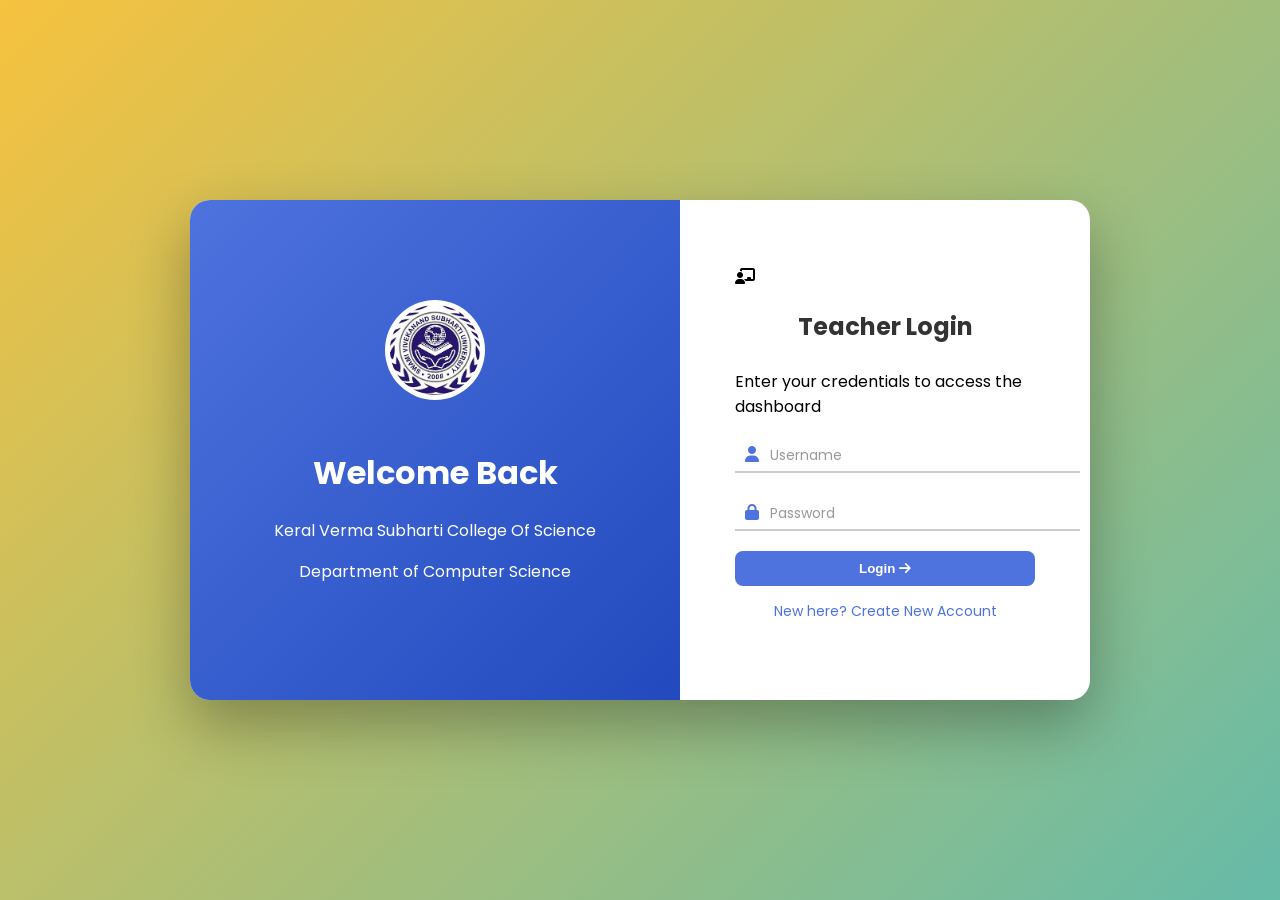
<file: teacher-login.html>
<!DOCTYPE html>
<html>
<head>
    <title>Teacher Login | Student Performance System</title>
    <link rel="stylesheet" href="style.css">
    <link href="https://cdnjs.cloudflare.com/ajax/libs/font-awesome/6.5.0/css/all.min.css" rel="stylesheet">
    <link href="https://fonts.googleapis.com/css2?family=Poppins:wght@300;400;600;700&display=swap" rel="stylesheet">
</head>

<body class="premium-bg">

<div class="premium-container animate-slide-up">

    <div class="premium-left">
        <div class="branding-content">
            <img src="images.jpg" class="premium-logo animate-pulse" alt="University Logo">
            <h1>Welcome Back</h1>
            <div class="divider"></div>
            <p class="college-name">Keral Verma Subharti College Of Science</p>
            <p class="dept-name">Department of Computer Science</p>
        </div>
    </div>

    <div class="premium-right">

        <div class="form-box">
            <div class="form-header">
                <i class="fa fa-chalkboard-teacher teacher-icon"></i>
                <h2>Teacher Login</h2>
                <p>Enter your credentials to access the dashboard</p>
            </div>

            <div class="floating-group">
                <i class="fa fa-user"></i>
                <input type="text" id="username" placeholder=" " required>
                <label>Username</label>
            </div>

            <div class="floating-group">
                <i class="fa fa-lock"></i>
                <input type="password" id="password" placeholder=" " required>
                <label>Password</label>
            </div>

            <button class="premium-btn" onclick="login()">
                <span>Login</span>
                <i class="fa fa-arrow-right"></i>
            </button>

            <div class="register-link">
                <p>New here? <span onclick="location.href='teacher-register.html'">Create New Account</span></p>
            </div>

        </div>

    </div>

</div>

<script>
function login(){
    let user = localStorage.getItem("teacherUser");
    let pass = localStorage.getItem("teacherPass");

    if(username.value === user && password.value === pass){
        localStorage.setItem("currentTeacher", username.value);
        // Add a small delay for a smoother transition
        document.querySelector('.premium-container').classList.add('fade-out');
        setTimeout(() => {
            window.location.href = "index.html";
        }, 500);
    } else {
        // Simple shake animation on error
        const box = document.querySelector('.form-box');
        box.classList.add('shake');
        setTimeout(() => box.classList.remove('shake'), 500);
        alert("Invalid Login Credentials");
    }
}
</script>

</body>
</html>
</file>
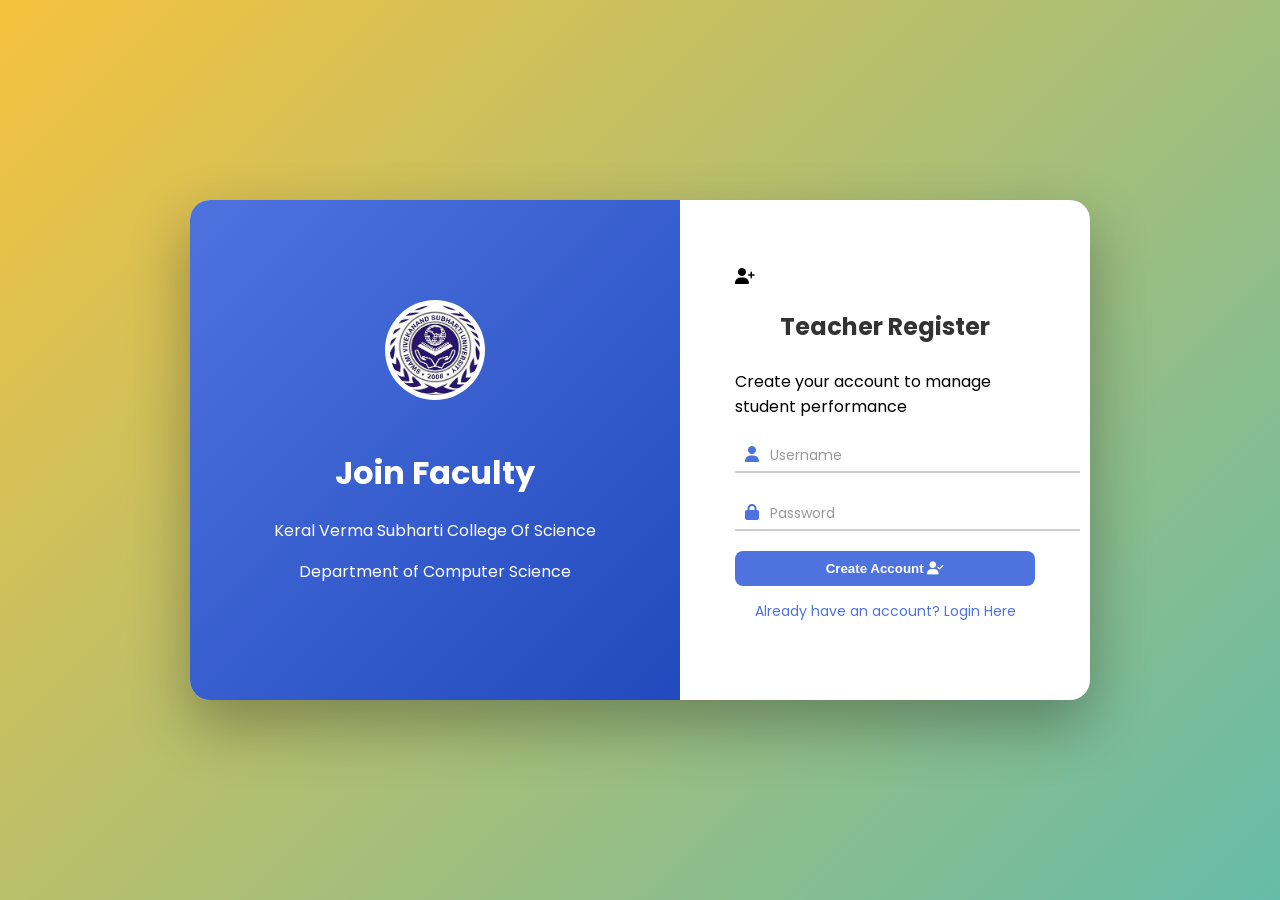
<file: teacher-register.html>
<!DOCTYPE html>
<html lang="en">
<head>
    <meta charset="UTF-8">
    <meta name="viewport" content="width=device-width, initial-scale=1.0">
    <title>Teacher Register | Student Performance System</title>
    <link rel="stylesheet" href="style.css">
    <link href="https://cdnjs.cloudflare.com/ajax/libs/font-awesome/6.5.0/css/all.min.css" rel="stylesheet">
    <link href="https://fonts.googleapis.com/css2?family=Poppins:wght@300;400;600;700&display=swap" rel="stylesheet">
</head>

<body class="premium-bg">

<div class="premium-container animate-slide-up">

    <!-- Left Side: Branding (Matches Login) -->
    <div class="premium-left">
        <div class="branding-content">
            <img src="images.jpg" class="premium-logo animate-pulse" alt="University Logo">
            <h1>Join Faculty</h1>
            <div class="divider"></div>
            <p class="college-name">Keral Verma Subharti College Of Science</p>
            <p class="dept-name">Department of Computer Science</p>
        </div>
    </div>

    <!-- Right Side: Registration Form -->
    <div class="premium-right">

        <div class="form-box">
            <div class="form-header">
                <i class="fa fa-user-plus teacher-icon"></i>
                <h2>Teacher Register</h2>
                <p>Create your account to manage student performance</p>
            </div>

            <div class="floating-group">
                <i class="fa fa-user"></i>
                <input type="text" id="username" placeholder=" " required>
                <label>Username</label>
            </div>

            <div class="floating-group">
                <i class="fa fa-lock"></i>
                <input type="password" id="password" placeholder=" " required>
                <label>Password</label>
            </div>

            <button class="premium-btn" onclick="register()">
                <span>Create Account</span>
                <i class="fa fa-user-check"></i>
            </button>

            <div class="register-link">
                <p>Already have an account? <span onclick="location.href='teacher-login.html'">Login Here</span></p>
            </div>

        </div>

    </div>

</div>

<script>
function register() {
    const userVal = document.getElementById("username").value.trim();
    const passVal = document.getElementById("password").value;

    if (userVal === "" || passVal === "") {
        // Shake animation for error
        const box = document.querySelector('.form-box');
        box.classList.add('shake');
        setTimeout(() => box.classList.remove('shake'), 500);
        
        alert("Please fill all fields");
        return;
    }

    // Save credentials
    localStorage.setItem("teacherUser", userVal);
    localStorage.setItem("teacherPass", passVal);

    // Visual feedback before redirect
    alert("Account Created Successfully!");
    
    document.querySelector('.premium-container').classList.add('fade-out');
    
    setTimeout(() => {
        window.location.href = "teacher-login.html";
    }, 500);
}
</script>

</body>
</html>
</file>
<file: style.css>
.college-header{
display:flex;
justify-content:space-between;
align-items:center;
padding:15px 30px;
background:white;
box-shadow:0 5px 20px rgba(0,0,0,0.1);
}

.header-left{
display:flex;
align-items:center;
gap:15px;
}

.college-logo{
width:70px;
height:70px;
border-radius:50%;
}

.logout-btn{
background:#e53e3e;
padding:8px 15px;
border:none;
color:white;
border-radius:8px;
cursor:pointer;
}

.logout-btn:hover{
background:#c53030;
}

.main-title{
text-align:center;
margin-top:20px;
color:white;
}

.dashboard-card{
background:white;
width:90%;
max-width:800px;
margin:30px auto;
padding:25px;
border-radius:15px;
box-shadow:0 15px 40px rgba(0,0,0,0.2);
}

.form-grid{
display:grid;
grid-template-columns:repeat(auto-fit,minmax(150px,1fr));
gap:15px;
}

.analyze-btn{
grid-column:1/-1;
background:#667eea;
}

.table-card{
width:95%;
margin:20px auto;
overflow-x:auto;
}

table{
width:100%;
border-collapse:collapse;
background:white;
border-radius:15px;
overflow:hidden;
}

th, td{
padding:12px;
text-align:center;
border-bottom:1px solid #ddd;
}

th{
background:#667eea;
color:white;
}

tr:hover{
background:#f1f1f1;
}
.login-bg{
height:100vh;
display:flex;
justify-content:center;
align-items:center;
background:linear-gradient(135deg,#4e73df,#1cc88a);
font-family:'Poppins',sans-serif;
animation:fadeIn 1s ease-in-out;
}

@keyframes fadeIn{
from{opacity:0;}
to{opacity:1;}
}

.login-wrapper{
width:100%;
display:flex;
justify-content:center;
}

.login-card{
background:rgba(255,255,255,0.15);
backdrop-filter:blur(15px);
padding:35px;
border-radius:20px;
width:350px;
box-shadow:0 20px 40px rgba(0,0,0,0.2);
color:white;
text-align:center;
animation:slideUp 0.8s ease;
}

@keyframes slideUp{
from{transform:translateY(40px);opacity:0;}
to{transform:translateY(0);opacity:1;}
}

.login-header h2{
margin:10px 0 5px;
}

.login-header p{
font-size:13px;
opacity:0.9;
}

.login-logo{
width:70px;
border-radius:50%;
margin-bottom:10px;
}

.input-group{
position:relative;
margin:15px 0;
}

.input-group i{
position:absolute;
left:12px;
top:50%;
transform:translateY(-50%);
color:white;
}

.input-group input{
width:100%;
padding:10px 10px 10px 35px;
border:none;
border-radius:8px;
outline:none;
font-size:14px;
}

.login-btn{
width:100%;
padding:10px;
border:none;
border-radius:8px;
background:white;
color:#4e73df;
font-weight:600;
cursor:pointer;
transition:0.3s;
}

.login-btn:hover{
background:#f1f1f1;
transform:scale(1.05);
}

.bottom-links{
margin-top:15px;
font-size:14px;
cursor:pointer;
}

.bottom-links span:hover{
text-decoration:underline;
}
/* PREMIUM BACKGROUND */
.premium-bg{
margin:0;
height:100vh;
font-family:'Poppins',sans-serif;
background:linear-gradient(-45deg,#4e73df,#1cc88a,#36b9cc,#f6c23e);
background-size:400% 400%;
animation:gradientMove 10s ease infinite;
display:flex;
justify-content:center;
align-items:center;
}

@keyframes gradientMove{
0%{background-position:0% 50%;}
50%{background-position:100% 50%;}
100%{background-position:0% 50%;}
}

.premium-container{
display:flex;
width:900px;
height:500px;
background:white;
border-radius:20px;
overflow:hidden;
box-shadow:0 25px 60px rgba(0,0,0,0.3);
}

/* LEFT SIDE */
.premium-left{
flex:1;
background:linear-gradient(135deg,#4e73df,#224abe);
color:white;
display:flex;
flex-direction:column;
justify-content:center;
align-items:center;
padding:40px;
text-align:center;
}

.premium-logo{
width:90px;
margin-bottom:20px;
border-radius:50%;
background:white;
padding:5px;
}

/* RIGHT SIDE */
.premium-right{
flex:1;
display:flex;
justify-content:center;
align-items:center;
}

.form-box{
width:300px;
}

.form-box h2{
margin-bottom:25px;
color:#333;
text-align:center;
}

/* FLOATING INPUT */
.floating-group{
position:relative;
margin-bottom:20px;
}

.floating-group i{
position:absolute;
left:10px;
top:50%;
transform:translateY(-50%);
color:#4e73df;
}

.floating-group input{
width:100%;
padding:10px 10px 10px 35px;
border:none;
border-bottom:2px solid #ccc;
outline:none;
font-size:14px;
transition:0.3s;
}

.floating-group label{
position:absolute;
left:35px;
top:10px;
color:#999;
font-size:14px;
transition:0.3s;
pointer-events:none;
}

.floating-group input:focus{
border-bottom:2px solid #4e73df;
}

.floating-group input:focus + label,
.floating-group input:valid + label{
top:-12px;
font-size:12px;
color:#4e73df;
}

/* BUTTON */
.premium-btn{
width:100%;
padding:10px;
border:none;
border-radius:8px;
background:#4e73df;
color:white;
font-weight:600;
cursor:pointer;
transition:0.3s;
}

.premium-btn:hover{
background:#224abe;
transform:translateY(-2px);
box-shadow:0 10px 20px rgba(0,0,0,0.2);
}

.register-link{
text-align:center;
margin-top:15px;
font-size:14px;
cursor:pointer;
color:#4e73df;
}

.register-link span:hover{
text-decoration:underline;
}
/* LANDING PAGE BACKGROUND */
.landing-bg{
margin:0;
height:100vh;
font-family:'Poppins',sans-serif;
background:linear-gradient(-45deg,#4e73df,#1cc88a,#36b9cc,#f6c23e);
background-size:400% 400%;
animation:gradientMove 12s ease infinite;
display:flex;
justify-content:center;
align-items:center;
}

@keyframes gradientMove{
0%{background-position:0% 50%;}
50%{background-position:100% 50%;}
100%{background-position:0% 50%;}
}

.landing-container{
display:flex;
justify-content:center;
align-items:center;
width:100%;
}

.landing-card{
background:rgba(255,255,255,0.15);
backdrop-filter:blur(15px);
padding:40px;
border-radius:20px;
width:380px;
text-align:center;
color:white;
box-shadow:0 25px 60px rgba(0,0,0,0.3);
animation:fadeInUp 1s ease;
}

@keyframes fadeInUp{
from{
transform:translateY(40px);
opacity:0;
}
to{
transform:translateY(0);
opacity:1;
}
}

.landing-logo{
width:90px;
margin-bottom:20px;
border-radius:50%;
background:white;
padding:5px;
}

.landing-card h1{
margin-bottom:10px;
font-weight:600;
}

.landing-card p{
font-size:14px;
opacity:0.9;
margin-bottom:25px;
}

.login-options{
display:flex;
flex-direction:column;
gap:15px;
}

.role-btn{
padding:12px;
border:none;
border-radius:10px;
font-size:15px;
font-weight:600;
cursor:pointer;
display:flex;
align-items:center;
justify-content:center;
gap:10px;
transition:0.3s;
}

.teacher-btn{
background:#224abe;
color:white;
}

.teacher-btn:hover{
background:#1a3ca0;
transform:scale(1.05);
}

.student-btn{
background:#1cc88a;
color:white;
}

.student-btn:hover{
background:#17a673;
transform:scale(1.05);
}
.dashboard-bg{
background:linear-gradient(135deg,#4e73df,#1cc88a);
min-height:100vh;
font-family:'Poppins',sans-serif;
padding-bottom:40px;
}

.top-bar{
display:flex;
justify-content:space-between;
align-items:center;
padding:15px 30px;
background:white;
box-shadow:0 10px 30px rgba(0,0,0,0.1);
}

.top-left{
display:flex;
align-items:center;
gap:15px;
}

.top-logo{
width:70px;
border-radius:50%;
}

.logout-modern{
background:#e74a3b;
color:white;
border:none;
padding:8px 15px;
border-radius:8px;
cursor:pointer;
transition:0.3s;
}

.logout-modern:hover{
background:#c0392b;
}

.dashboard-wrapper{
width:90%;
max-width:1000px;
margin:40px auto;
display:flex;
flex-direction:column;
gap:30px;
}

.card{
background:white;
padding:25px;
border-radius:20px;
box-shadow:0 20px 50px rgba(0,0,0,0.2);
animation:fadeUp 0.8s ease;
}

@keyframes fadeUp{
from{opacity:0; transform:translateY(30px);}
to{opacity:1; transform:translateY(0);}
}

.modern-grid{
display:grid;
grid-template-columns:repeat(auto-fit,minmax(150px,1fr));
gap:15px;
margin-bottom:20px;
}

.floating-input{
position:relative;
}

.floating-input input{
width:100%;
padding:10px;
border:none;
border-bottom:2px solid #ccc;
outline:none;
}

.floating-input label{
position:absolute;
left:0;
top:10px;
color:#999;
transition:0.3s;
pointer-events:none;
}

.floating-input input:focus + label,
.floating-input input:valid + label{
top:-15px;
font-size:12px;
color:#4e73df;
}

.primary-btn{
background:#4e73df;
color:white;
border:none;
padding:10px;
border-radius:8px;
cursor:pointer;
margin-right:10px;
transition:0.3s;
}

.primary-btn:hover{
background:#224abe;
}

.danger-btn{
background:#e74a3b;
color:white;
border:none;
padding:10px;
border-radius:8px;
cursor:pointer;
transition:0.3s;
}

.danger-btn:hover{
background:#c0392b;
}

.table-card-modern table{
width:100%;
border-collapse:collapse;
}

.table-card-modern th{
background:#4e73df;
color:white;
padding:10px;
}

.table-card-modern td{
padding:10px;
border-bottom:1px solid #ddd;
text-align:center;
}

.delete-btn{
background:#e74a3b;
border:none;
color:white;
padding:5px 8px;
border-radius:5px;
cursor:pointer;
}

.delete-btn:hover{
background:#c0392b;
}
body{
margin:0;
font-family:'Poppins',sans-serif;
overflow:hidden;
}

/* gradient background */

.login-bg{
height:100vh;
display:flex;
justify-content:center;
align-items:center;
background:linear-gradient(135deg,#4e73df,#1cc88a,#36b9cc);
background-size:300% 300%;
animation:bgMove 12s infinite alternate;
}

@keyframes bgMove{
0%{background-position:0% 50%}
100%{background-position:100% 50%}
}

/* floating blobs */

.blob{
position:absolute;
border-radius:50%;
filter:blur(80px);
opacity:0.5;
}

.blob1{
width:300px;
height:300px;
background:#36b9cc;
top:-60px;
left:-60px;
animation:float 6s infinite alternate;
}

.blob2{
width:300px;
height:300px;
background:#1cc88a;
bottom:-60px;
right:-60px;
animation:float 8s infinite alternate;
}

@keyframes float{
from{transform:translateY(0)}
to{transform:translateY(40px)}
}

/* container */

.login-container{
display:flex;
justify-content:center;
align-items:center;
width:100%;
}

/* card */

.login-card{
width:380px;
padding:40px;
background:rgba(255,255,255,0.15);
backdrop-filter:blur(15px);
border-radius:20px;
text-align:center;
color:white;
box-shadow:0 25px 60px rgba(0,0,0,0.3);
animation:fadeIn 1s ease;
}

@keyframes fadeIn{
from{opacity:0; transform:translateY(40px)}
to{opacity:1; transform:translateY(0)}
}

/* logo */

.login-logo{
width:110px;
margin-bottom:15px;
border-radius:50%;
background:white;
padding:6px;
transition:0.4s;
}

.login-logo:hover{
transform:rotate(10deg) scale(1.1);
box-shadow:0 10px 25px rgba(0,0,0,0.3);
}

/* inputs */

.input-field{
position:relative;
margin:25px 0;
}

.input-field input{
width:100%;
padding:12px 45px;
border:none;
border-radius:8px;
outline:none;
font-size:14px;
transition:0.3s;
}

.input-field input:focus{
box-shadow:0 0 10px rgba(255,255,255,0.6);
}

.icon{
position:absolute;
left:12px;
top:14px;
color:#444;
transition:0.3s;
}

.input-field:hover .icon{
transform:scale(1.2);
color:#224abe;
}

.input-field label{
position:absolute;
left:45px;
top:12px;
color:#777;
font-size:14px;
transition:0.3s;
}

.input-field input:focus + label,
.input-field input:valid + label{
top:-10px;
font-size:12px;
color:white;
}

/* password toggle */

.toggle-pass{
position:absolute;
right:12px;
top:14px;
cursor:pointer;
color:#444;
transition:0.3s;
}

.toggle-pass:hover{
transform:scale(1.2);
color:#224abe;
}

/* button */

.login-btn{
width:100%;
padding:12px;
border:none;
border-radius:8px;
background:#224abe;
color:white;
font-size:16px;
cursor:pointer;
transition:0.3s;
}

.login-btn:hover{
transform:translateY(-3px) scale(1.05);
background:#1a3ca0;
box-shadow:0 10px 25px rgba(0,0,0,0.3);
}

/* bottom links */

.bottom-links{
margin-top:20px;
font-size:14px;
}

.bottom-links a{
color:white;
text-decoration:none;
font-weight:500;
transition:0.3s;
}

.bottom-links a:hover{
letter-spacing:1px;
}
</file>
